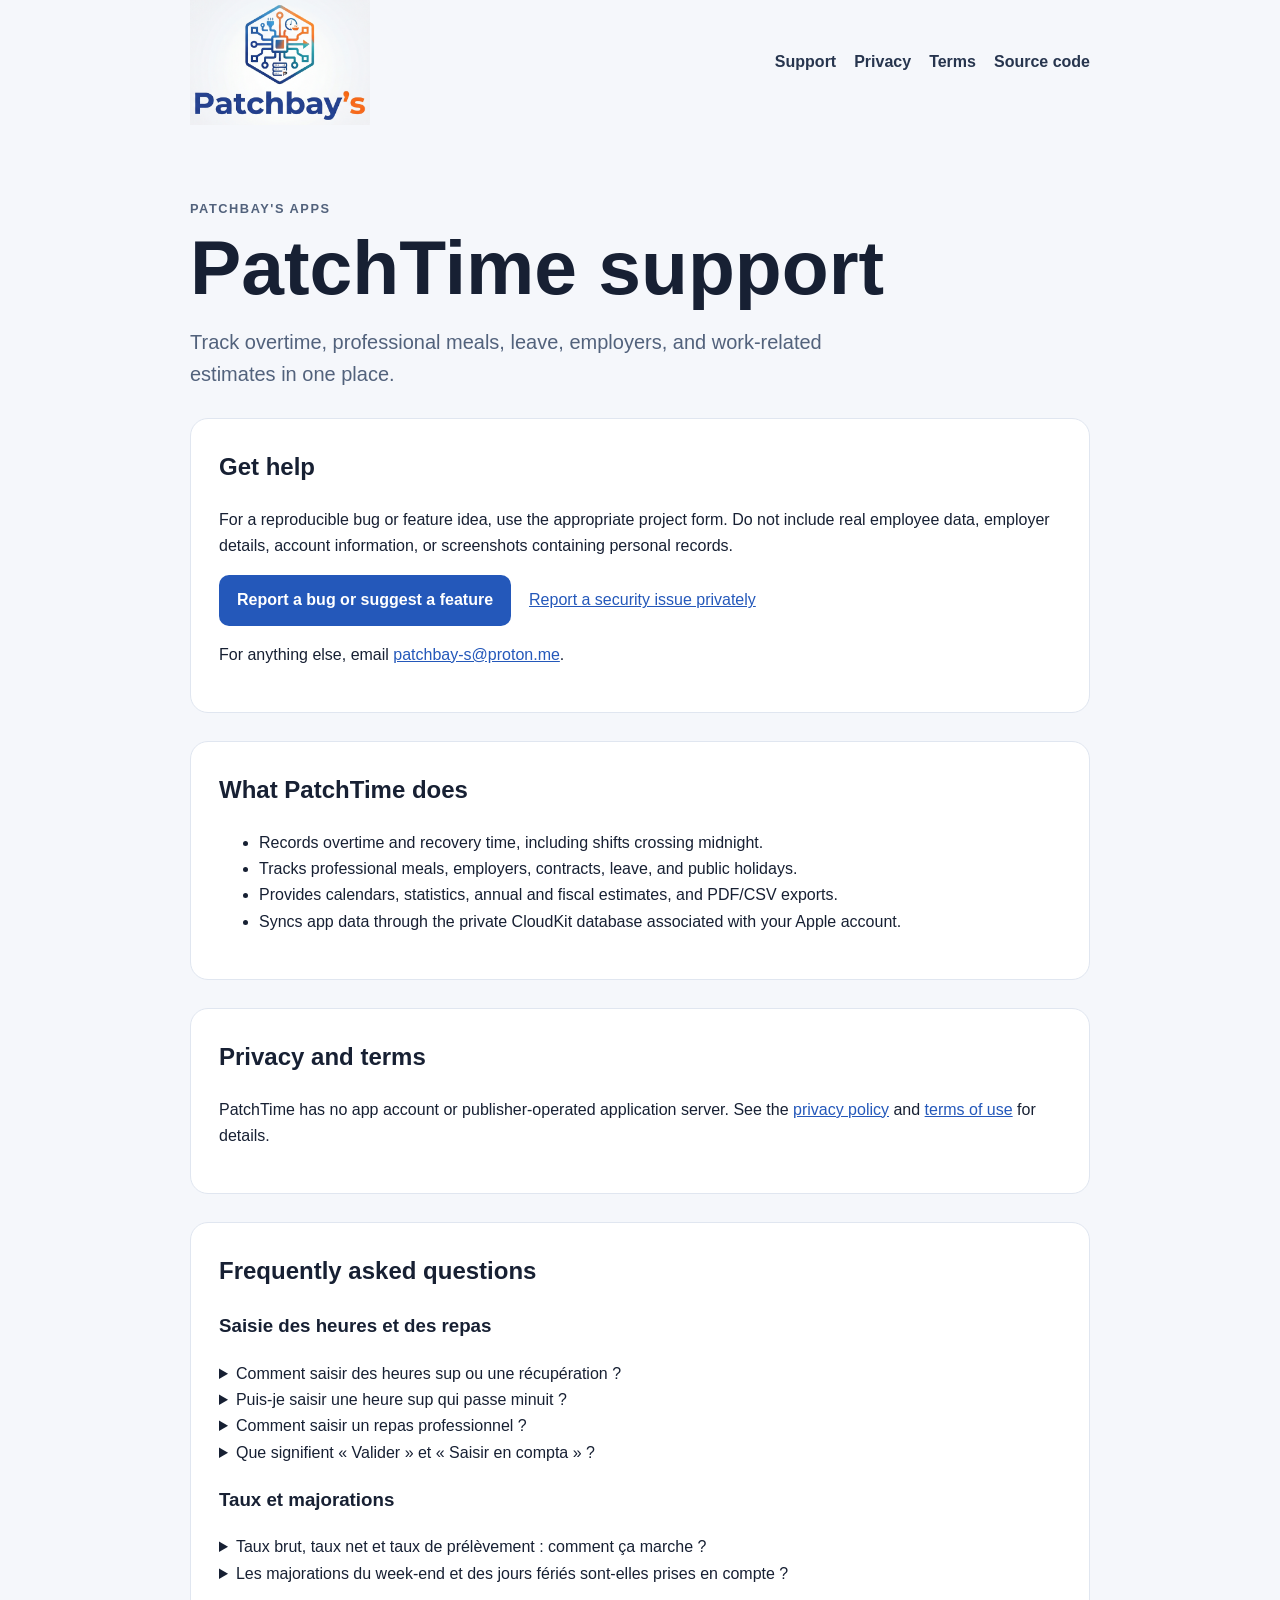
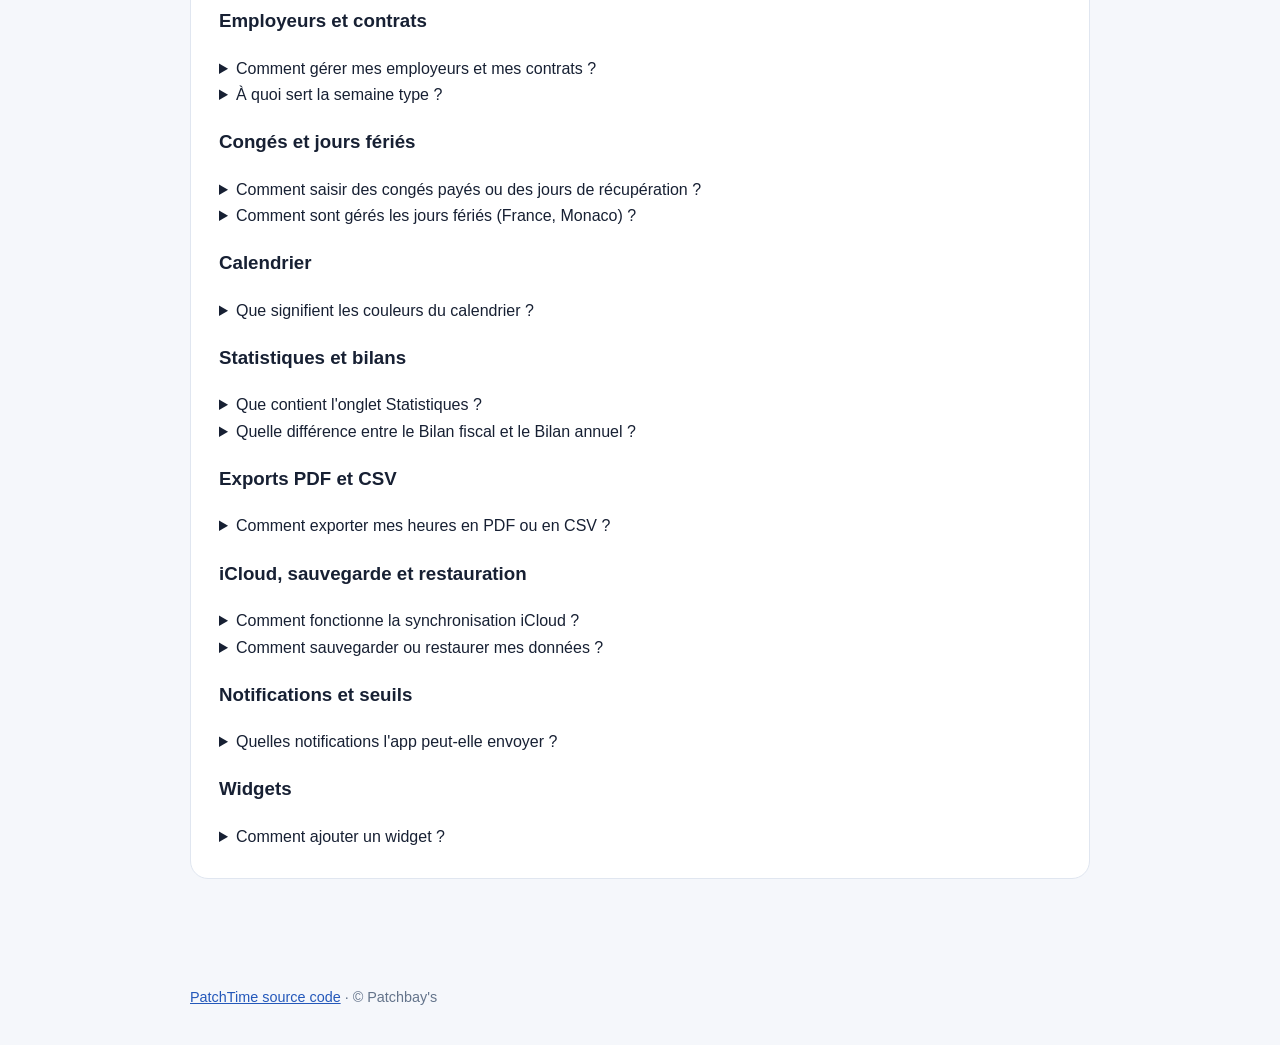
<file: site/index.html>
<!doctype html>
<html lang="en">
<head>
  <meta charset="utf-8">
  <meta name="viewport" content="width=device-width, initial-scale=1">
  <meta name="description" content="Support, privacy, and terms for PatchTime, the iOS overtime and work-expense tracker.">
  <title>PatchTime — Support</title>
  <link rel="stylesheet" href="style.css">
  <link rel="icon" type="image/png" href="assets/favicon.png">
</head>
<body>
  <header>
    <a class="brand" href="./"><img src="assets/patchbays-logo.png" alt="Patchbay's"></a>
    <nav aria-label="Main navigation">
      <a href="./">Support</a>
      <a href="privacy/">Privacy</a>
      <a href="terms/">Terms</a>
      <a href="https://github.com/Patchbay-s/PatchTime">Source code</a>
    </nav>
  </header>
  <main>
    <p class="eyebrow">PATCHBAY'S APPS</p>
    <h1>PatchTime support</h1>
    <p class="lead">Track overtime, professional meals, leave, employers, and work-related estimates in one place.</p>
    <section>
      <h2>Get help</h2>
      <p>For a reproducible bug or feature idea, use the appropriate project form. Do not include real employee data, employer details, account information, or screenshots containing personal records.</p>
      <p class="actions">
        <a class="button" href="https://github.com/Patchbay-s/PatchTime/issues/new/choose">Report a bug or suggest a feature</a>
        <a href="https://github.com/Patchbay-s/PatchTime/security/advisories/new">Report a security issue privately</a>
      </p>
      <p>For anything else, email <a href="mailto:patchbay-s@proton.me">patchbay-s@proton.me</a>.</p>
    </section>
    <section>
      <h2>What PatchTime does</h2>
      <ul>
        <li>Records overtime and recovery time, including shifts crossing midnight.</li>
        <li>Tracks professional meals, employers, contracts, leave, and public holidays.</li>
        <li>Provides calendars, statistics, annual and fiscal estimates, and PDF/CSV exports.</li>
        <li>Syncs app data through the private CloudKit database associated with your Apple account.</li>
      </ul>
    </section>
    <section>
      <h2>Privacy and terms</h2>
      <p>PatchTime has no app account or publisher-operated application server. See the <a href="privacy/">privacy policy</a> and <a href="terms/">terms of use</a> for details.</p>
    </section>
    <section>
      <h2>Frequently asked questions</h2>
      <!-- FAQ:START -->
      <h3>Saisie des heures et des repas</h3>
      <details id="saisie_heures">
        <summary>Comment saisir des heures sup ou une récupération ?</summary>
        <p>Dans l&#x27;onglet Heures Sup, touchez +. Choisissez « Heure supplémentaire » ou « Récupération », la date, l&#x27;heure de début et l&#x27;heure de fin (par pas de 15 minutes), puis un profil de taux. Les montants brut et net estimés s&#x27;affichent avant l&#x27;enregistrement. Une récupération est déduite de votre total d&#x27;heures.</p>
      </details>
      <details id="saisie_minuit">
        <summary>Puis-je saisir une heure sup qui passe minuit ?</summary>
        <p>Oui. Indiquez l&#x27;heure de début et l&#x27;heure de fin, par exemple 22:00 et 02:00 : sous les roues, le choix « Même jour » / « Lendemain (+1 j) » passe automatiquement sur Lendemain quand la fin est avant le début, et la date réelle de fin s&#x27;affiche. Vous pouvez aussi le basculer vous-même, ou utiliser « +15 min » et « +1 h », qui passent minuit ; « Réinitialiser la fin » remet la fin à une heure après le début. La saisie reste rattachée au jour où le service commence (calendrier, totaux, exports). Une saisie dure au maximum 24 h, et un début égal à la fin est refusé.</p>
      </details>
      <details id="saisie_repas">
        <summary>Comment saisir un repas professionnel ?</summary>
        <p>Dans l&#x27;onglet Heures Sup, basculez le sélecteur du haut sur « Repas », puis touchez +. Choisissez la date, l&#x27;employeur et le type de repas (déjeuner, dîner ou autre).</p>
      </details>
      <details id="valider">
        <summary>Que signifient « Valider » et « Saisir en compta » ?</summary>
        <p>« Valider » indique que vous avez vérifié une entrée : elle passe du rouge au vert dans le calendrier. « Saisir en compta » la marque comme traitée (déjà déclarée ou payée) : elle sort des totaux actifs mais reste consultable avec le filtre « Afficher les entrées traitées ». Une entrée traitée est toujours validée.</p>
      </details>
      <h3>Taux et majorations</h3>
      <details id="taux">
        <summary>Taux brut, taux net et taux de prélèvement : comment ça marche ?</summary>
        <p>Chaque profil de taux a trois champs liés : taux brut, taux net et taux de prélèvement (charges). Renseignez-en deux, le troisième est calculé automatiquement (net = brut × (1 − taux de prélèvement)). Un profil doit avoir au moins un taux pour pouvoir saisir des heures.</p>
      </details>
      <details id="majorations">
        <summary>Les majorations du week-end et des jours fériés sont-elles prises en compte ?</summary>
        <p>Oui, si vous les renseignez dans le profil de taux (pourcentages facultatifs, selon votre convention collective). Elles s&#x27;appliquent aux heures du samedi, du dimanche et des jours fériés, et s&#x27;additionnent si un jour férié tombe un week-end. Pour une saisie qui passe minuit, chaque partie est majorée selon son propre jour. L&#x27;app ne gère pas de majoration de nuit.</p>
      </details>
      <h3>Employeurs et contrats</h3>
      <details id="employeurs">
        <summary>Comment gérer mes employeurs et mes contrats ?</summary>
        <p>Réglages › Employeurs / Contrats. Pour chaque employeur, ajoutez des contrats CDI, CDD ou CDDU avec leurs dates, un volume hebdomadaire et la distance domicile-travail. Les profils de taux sont rattachés à un employeur.</p>
      </details>
      <details id="semaine_type">
        <summary>À quoi sert la semaine type ?</summary>
        <p>La semaine type décrit vos jours habituellement travaillés pour un employeur. Elle sert de base au Bilan fiscal (frais kilométriques et de repas) sans devoir saisir chaque journée. Une saisie réelle reste prioritaire sur la semaine type.</p>
      </details>
      <h3>Congés et jours fériés</h3>
      <details id="conges">
        <summary>Comment saisir des congés payés ou des jours de récupération ?</summary>
        <p>Réglages › Congés / Récup, puis +. Choisissez le type (congé payé ou récupération), un jour ou plusieurs jours, et éventuellement l&#x27;employeur. Ces jours apparaissent dans le calendrier, les Statistiques et le Bilan fiscal.</p>
      </details>
      <details id="feries">
        <summary>Comment sont gérés les jours fériés (France, Monaco) ?</summary>
        <p>Réglages › Pays / jours fériés. Pour la France, la liste officielle est téléchargée depuis calendrier.api.gouv.fr. Monaco n&#x27;a pas de source officielle en ligne : l&#x27;app fournit une liste modifiable, à vérifier chaque année. Les jours fériés servent au calendrier et aux majorations.</p>
      </details>
      <h3>Calendrier</h3>
      <details id="calendrier">
        <summary>Que signifient les couleurs du calendrier ?</summary>
        <p>Chaque jour peut afficher plusieurs pastilles : marron pour les jours fériés, congés et récupérations, bleu pour les jours travaillés, jaune pour les repas, vert pour les heures sup validées et rouge pour les heures sup ou repas à valider. Vous pouvez changer ces couleurs dans Réglages › Couleurs du calendrier.</p>
      </details>
      <h3>Statistiques et bilans</h3>
      <details id="statistiques">
        <summary>Que contient l&#x27;onglet Statistiques ?</summary>
        <p>L&#x27;onglet Statistiques regroupe des blocs que vous affichez ou masquez : heures travaillées, répartition par employeur, évolution mensuelle, frais réels estimés, repas, congés et récupérations, heures traitées. Deux options permettent d&#x27;inclure la semaine type et les entrées traitées dans les totaux.</p>
      </details>
      <details id="bilans">
        <summary>Quelle différence entre le Bilan fiscal et le Bilan annuel ?</summary>
        <p>Le Bilan annuel récapitule une année : heures, gains, jours travaillés, répartition par employeur et comparaison avec l&#x27;année précédente. Le Bilan fiscal estime vos frais réels (kilomètres et repas) et les compare à l&#x27;abattement forfaitaire de 10 %. Ce sont des estimations indicatives, pas un conseil fiscal. Les deux bilans sont exportables en PDF.</p>
      </details>
      <h3>Exports PDF et CSV</h3>
      <details id="exports">
        <summary>Comment exporter mes heures en PDF ou en CSV ?</summary>
        <p>Réglages › Export PDF mensuel ou Export CSV comptable : choisissez le mois et le profil, puis partagez le document (Mail, Fichiers, impression…). Les PDF sont toujours générés sur fond clair, même en mode sombre.</p>
      </details>
      <h3>iCloud, sauvegarde et restauration</h3>
      <details id="icloud">
        <summary>Comment fonctionne la synchronisation iCloud ?</summary>
        <p>Vos données sont synchronisées entre vos appareils connectés au même compte iCloud via votre base privée CloudKit. L&#x27;état de la synchronisation est visible dans les Réglages.</p>
      </details>
      <details id="sauvegarde">
        <summary>Comment sauvegarder ou restaurer mes données ?</summary>
        <p>Réglages › Sauvegarde / Restauration crée un fichier JSON contenant vos heures, repas, employeurs et profils, à garder dans Fichiers ou à envoyer. La restauration ajoute les données manquantes sans rien supprimer ni dupliquer.</p>
      </details>
      <h3>Notifications et seuils</h3>
      <details id="notifications">
        <summary>Quelles notifications l&#x27;app peut-elle envoyer ?</summary>
        <p>Réglages › Notifications : un rappel quotidien à l&#x27;heure de votre choix pour saisir vos heures, un rappel annuel pour la période de déclaration de revenus et des alertes configurables sur les seuils d&#x27;heures et de repas. Les seuils sont indicatifs : vérifiez la réglementation en vigueur.</p>
      </details>
      <h3>Widgets</h3>
      <details id="widgets">
        <summary>Comment ajouter un widget ?</summary>
        <p>Touchez longuement l&#x27;écran d&#x27;accueil, puis Modifier › Ajouter un widget et cherchez « PatchTime ». Le widget « Heures Supplémentaires » (petit ou moyen) affiche les heures, gains et repas du mois ; le widget d&#x27;écran verrouillé affiche les heures du mois ; le widget « Par Employeur » affiche les statistiques de l&#x27;employeur sélectionné.</p>
      </details>
      <!-- FAQ:END -->
    </section>
  </main>
  <footer><a href="https://github.com/Patchbay-s/PatchTime">PatchTime source code</a> · © Patchbay's</footer>
</body>
</html>
</file>
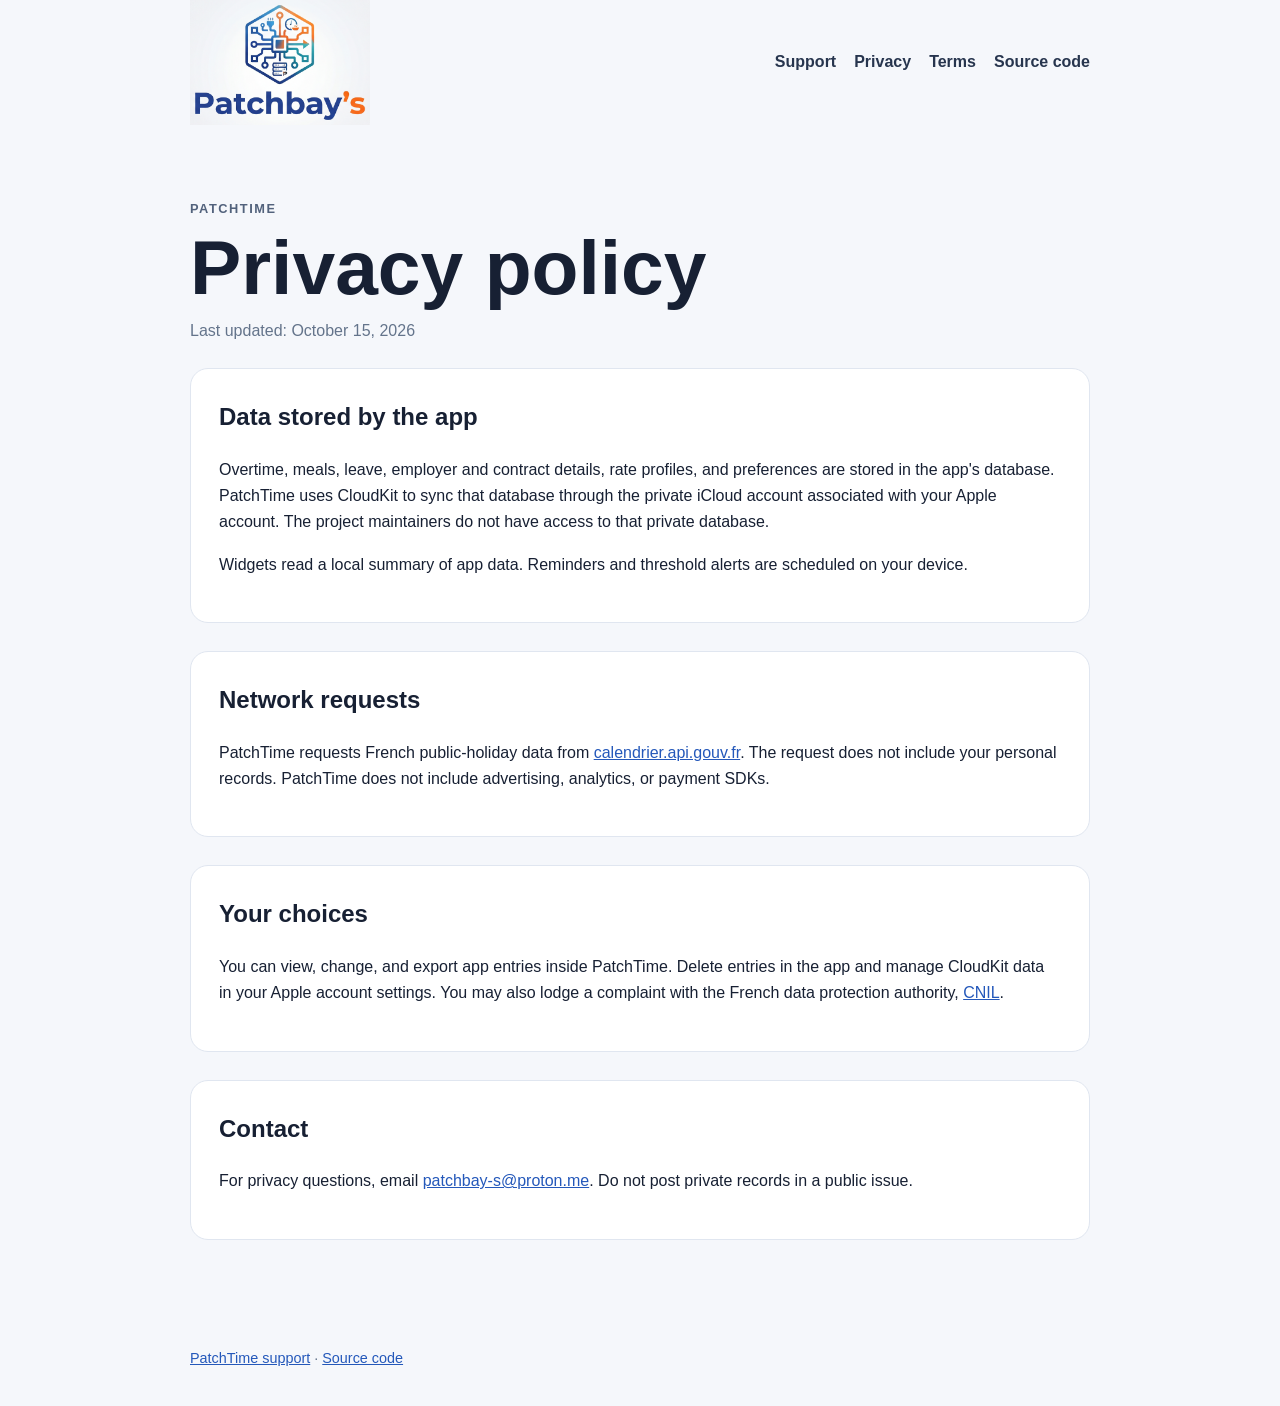
<file: site/privacy/index.html>
<!doctype html>
<html lang="en">
<head>
  <meta charset="utf-8">
  <meta name="viewport" content="width=device-width, initial-scale=1">
  <meta name="description" content="Privacy policy for PatchTime.">
  <title>PatchTime — Privacy</title>
  <link rel="stylesheet" href="../style.css">
  <link rel="icon" type="image/png" href="../assets/favicon.png">
</head>
<body>
  <header>
    <a class="brand" href="../"><img src="../assets/patchbays-logo.png" alt="Patchbay's"></a>
    <nav aria-label="Main navigation"><a href="../">Support</a><a href="./">Privacy</a><a href="../terms/">Terms</a><a href="https://github.com/Patchbay-s/PatchTime">Source code</a></nav>
  </header>
  <main>
    <p class="eyebrow">PATCHTIME</p>
    <h1>Privacy policy</h1>
    <p class="muted">Last updated: October 15, 2026</p>
    <section>
      <h2>Data stored by the app</h2>
      <p>Overtime, meals, leave, employer and contract details, rate profiles, and preferences are stored in the app's database. PatchTime uses CloudKit to sync that database through the private iCloud account associated with your Apple account. The project maintainers do not have access to that private database.</p>
      <p>Widgets read a local summary of app data. Reminders and threshold alerts are scheduled on your device.</p>
    </section>
    <section>
      <h2>Network requests</h2>
      <p>PatchTime requests French public-holiday data from <a href="https://calendrier.api.gouv.fr/">calendrier.api.gouv.fr</a>. The request does not include your personal records. PatchTime does not include advertising, analytics, or payment SDKs.</p>
    </section>
    <section>
      <h2>Your choices</h2>
      <p>You can view, change, and export app entries inside PatchTime. Delete entries in the app and manage CloudKit data in your Apple account settings. You may also lodge a complaint with the French data protection authority, <a href="https://www.cnil.fr/">CNIL</a>.</p>
    </section>
    <section>
      <h2>Contact</h2>
      <p>For privacy questions, email <a href="mailto:patchbay-s@proton.me">patchbay-s@proton.me</a>. Do not post private records in a public issue.</p>
    </section>
  </main>
  <footer><a href="../">PatchTime support</a> · <a href="https://github.com/Patchbay-s/PatchTime">Source code</a></footer>
</body>
</html>
</file>
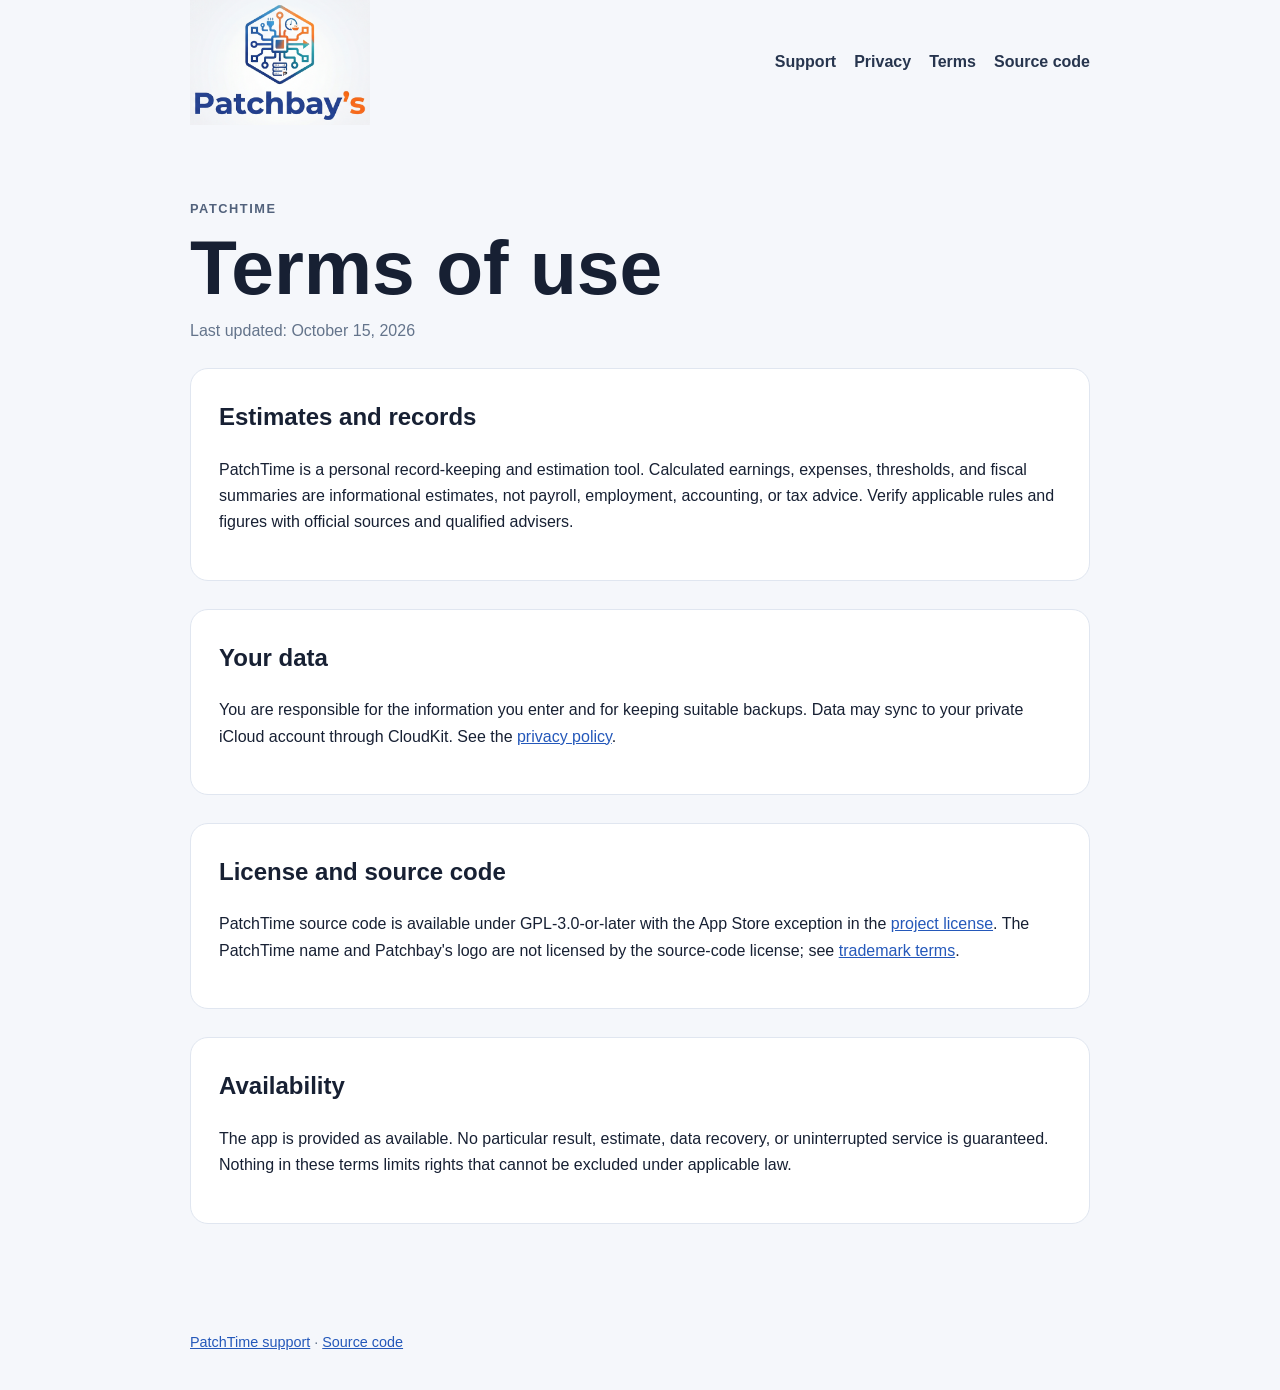
<file: site/terms/index.html>
<!doctype html>
<html lang="en">
<head>
  <meta charset="utf-8">
  <meta name="viewport" content="width=device-width, initial-scale=1">
  <meta name="description" content="Terms of use for PatchTime.">
  <title>PatchTime — Terms of use</title>
  <link rel="stylesheet" href="../style.css">
  <link rel="icon" type="image/png" href="../assets/favicon.png">
</head>
<body>
  <header>
    <a class="brand" href="../"><img src="../assets/patchbays-logo.png" alt="Patchbay's"></a>
    <nav aria-label="Main navigation"><a href="../">Support</a><a href="../privacy/">Privacy</a><a href="./">Terms</a><a href="https://github.com/Patchbay-s/PatchTime">Source code</a></nav>
  </header>
  <main>
    <p class="eyebrow">PATCHTIME</p>
    <h1>Terms of use</h1>
    <p class="muted">Last updated: October 15, 2026</p>
    <section>
      <h2>Estimates and records</h2>
      <p>PatchTime is a personal record-keeping and estimation tool. Calculated earnings, expenses, thresholds, and fiscal summaries are informational estimates, not payroll, employment, accounting, or tax advice. Verify applicable rules and figures with official sources and qualified advisers.</p>
    </section>
    <section>
      <h2>Your data</h2>
      <p>You are responsible for the information you enter and for keeping suitable backups. Data may sync to your private iCloud account through CloudKit. See the <a href="../privacy/">privacy policy</a>.</p>
    </section>
    <section>
      <h2>License and source code</h2>
      <p>PatchTime source code is available under GPL-3.0-or-later with the App Store exception in the <a href="https://github.com/Patchbay-s/PatchTime/blob/main/LICENSE">project license</a>. The PatchTime name and Patchbay's logo are not licensed by the source-code license; see <a href="https://github.com/Patchbay-s/PatchTime/blob/main/TRADEMARKS.md">trademark terms</a>.</p>
    </section>
    <section>
      <h2>Availability</h2>
      <p>The app is provided as available. No particular result, estimate, data recovery, or uninterrupted service is guaranteed. Nothing in these terms limits rights that cannot be excluded under applicable law.</p>
    </section>
  </main>
  <footer><a href="../">PatchTime support</a> · <a href="https://github.com/Patchbay-s/PatchTime">Source code</a></footer>
</body>
</html>
</file>
<file: site/style.css>
:root {
  color-scheme: light;
  font-family: -apple-system, BlinkMacSystemFont, "Segoe UI", sans-serif;
  color: #172033;
  background: #f5f7fb;
}

* { box-sizing: border-box; }

body { margin: 0; }

header, main, footer { width: min(900px, calc(100% - 40px)); margin: 0 auto; }

header {
  min-height: 96px;
  display: flex;
  align-items: center;
  justify-content: space-between;
  gap: 24px;
}

.brand img { display: block; width: 180px; height: auto; }
nav { display: flex; flex-wrap: wrap; gap: 18px; }
a { color: #2458ba; }
nav a { color: #27354e; text-decoration: none; font-weight: 600; }

main {
  padding: 64px 0 88px;
}

.eyebrow { color: #52627c; font-size: .8rem; font-weight: 700; letter-spacing: .12em; }
h1 { margin: 8px 0 14px; font-size: clamp(2.5rem, 8vw, 4.8rem); line-height: 1; }
h2 { margin-top: 0; }
.lead { max-width: 680px; color: #52627c; font-size: 1.25rem; line-height: 1.6; }
.muted { color: #64748b; }

section {
  margin-top: 28px;
  padding: 28px;
  border: 1px solid #e0e6f0;
  border-radius: 18px;
  background: #fff;
  line-height: 1.65;
}

.actions { display: flex; flex-wrap: wrap; align-items: center; gap: 18px; }
.button {
  display: inline-block;
  padding: 12px 18px;
  border-radius: 10px;
  color: #fff;
  background: #2458ba;
  font-weight: 700;
  text-decoration: none;
}

footer { padding: 22px 0 40px; color: #64748b; font-size: .9rem; }

@media (max-width: 620px) {
  header { align-items: flex-start; flex-direction: column; padding: 20px 0; }
  main { padding-top: 36px; }
  section { padding: 20px; }
}
</file>
